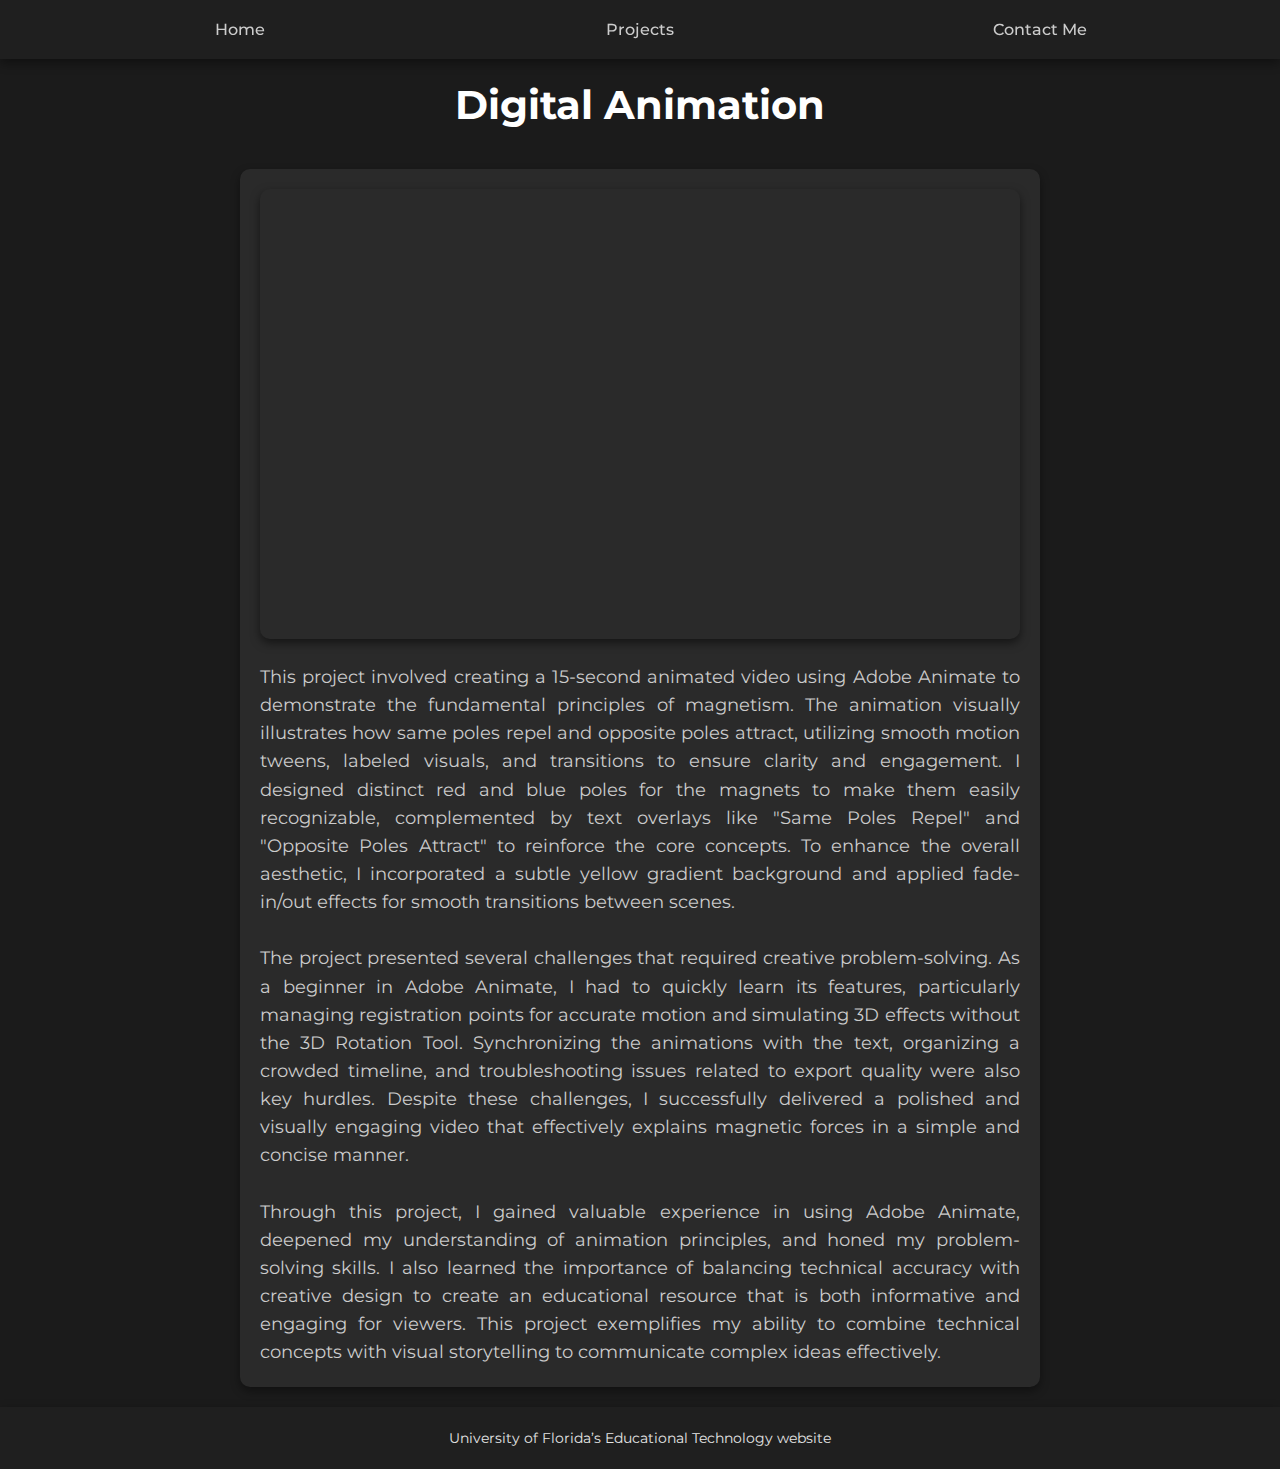
<file: animation.html>
<!DOCTYPE html>
<html lang="en">
<head>
    <meta charset="UTF-8">
    <meta name="viewport" content="width=device-width, initial-scale=1.0">
    <title>Digital Animation</title>
    <link href="https://fonts.googleapis.com/css2?family=Montserrat:wght@400;700&display=swap" rel="stylesheet">
    <link rel="stylesheet" href="style.css">
    <link rel="stylesheet" href="https://necolas.github.io/normalize.css/8.0.1/normalize.css">
</head>
<body>
    <!-- Header -->
    <header class="header">
        <nav class="navbar">
            <ul class="nav-links">
                <li><a href="index.html">Home</a></li>
                <li><a href="index.html#projects">Projects</a></li>
                <li><a href="index.html#contact">Contact Me</a></li>
            </ul>
        </nav>
    </header>

    <!-- Content Section -->
    <section class="content-video-section">
        <h2>Digital Animation</h2>
        <div class="video-container">
            <!-- YouTube Video -->
            <iframe 
                src="https://www.youtube.com/embed/OmeWcVdMSgY?si=UfRGq5FUU3t99PVO" 
                title="Magnetism Animation" 
                frameborder="0" 
                allow="accelerometer; autoplay; clipboard-write; encrypted-media; gyroscope; picture-in-picture" 
                allowfullscreen>
            </iframe>
            <!-- Description -->
            <p class="video-description">
            This project involved creating a 15-second animated video using Adobe Animate to demonstrate the fundamental principles of magnetism. 
            The animation visually illustrates how same poles repel and opposite poles attract, utilizing smooth motion tweens, labeled visuals, and transitions to ensure clarity and engagement. 
            I designed distinct red and blue poles for the magnets to make them easily recognizable, complemented by text overlays like "Same Poles Repel" and "Opposite Poles Attract" to reinforce the core concepts. 
            To enhance the overall aesthetic, I incorporated a subtle yellow gradient background and applied fade-in/out effects for smooth transitions between scenes.
            <br>
            <br>
            The project presented several challenges that required creative problem-solving. 
            As a beginner in Adobe Animate, I had to quickly learn its features, particularly managing registration points for accurate motion and simulating 3D effects without the 3D Rotation Tool. 
            Synchronizing the animations with the text, organizing a crowded timeline, and troubleshooting issues related to export quality were also key hurdles. 
            Despite these challenges, I successfully delivered a polished and visually engaging video that effectively explains magnetic forces in a simple and concise manner.
            <br>
            <br>
            Through this project, I gained valuable experience in using Adobe Animate, deepened my understanding of animation principles, and honed my problem-solving skills. 
            I also learned the importance of balancing technical accuracy with creative design to create an educational resource that is both informative and engaging for viewers. 
            This project exemplifies my ability to combine technical concepts with visual storytelling to communicate complex ideas effectively.
            </p>
        </div>
    </section>
    <footer class="footer">
        <p>
            <a href="http://education.ufl.edu/educational-technology/" target="_blank" rel="noopener noreferrer">
               University of Florida’s Educational Technology website
            </a>
        </p>
    </footer>

</body>
</html>
</file>
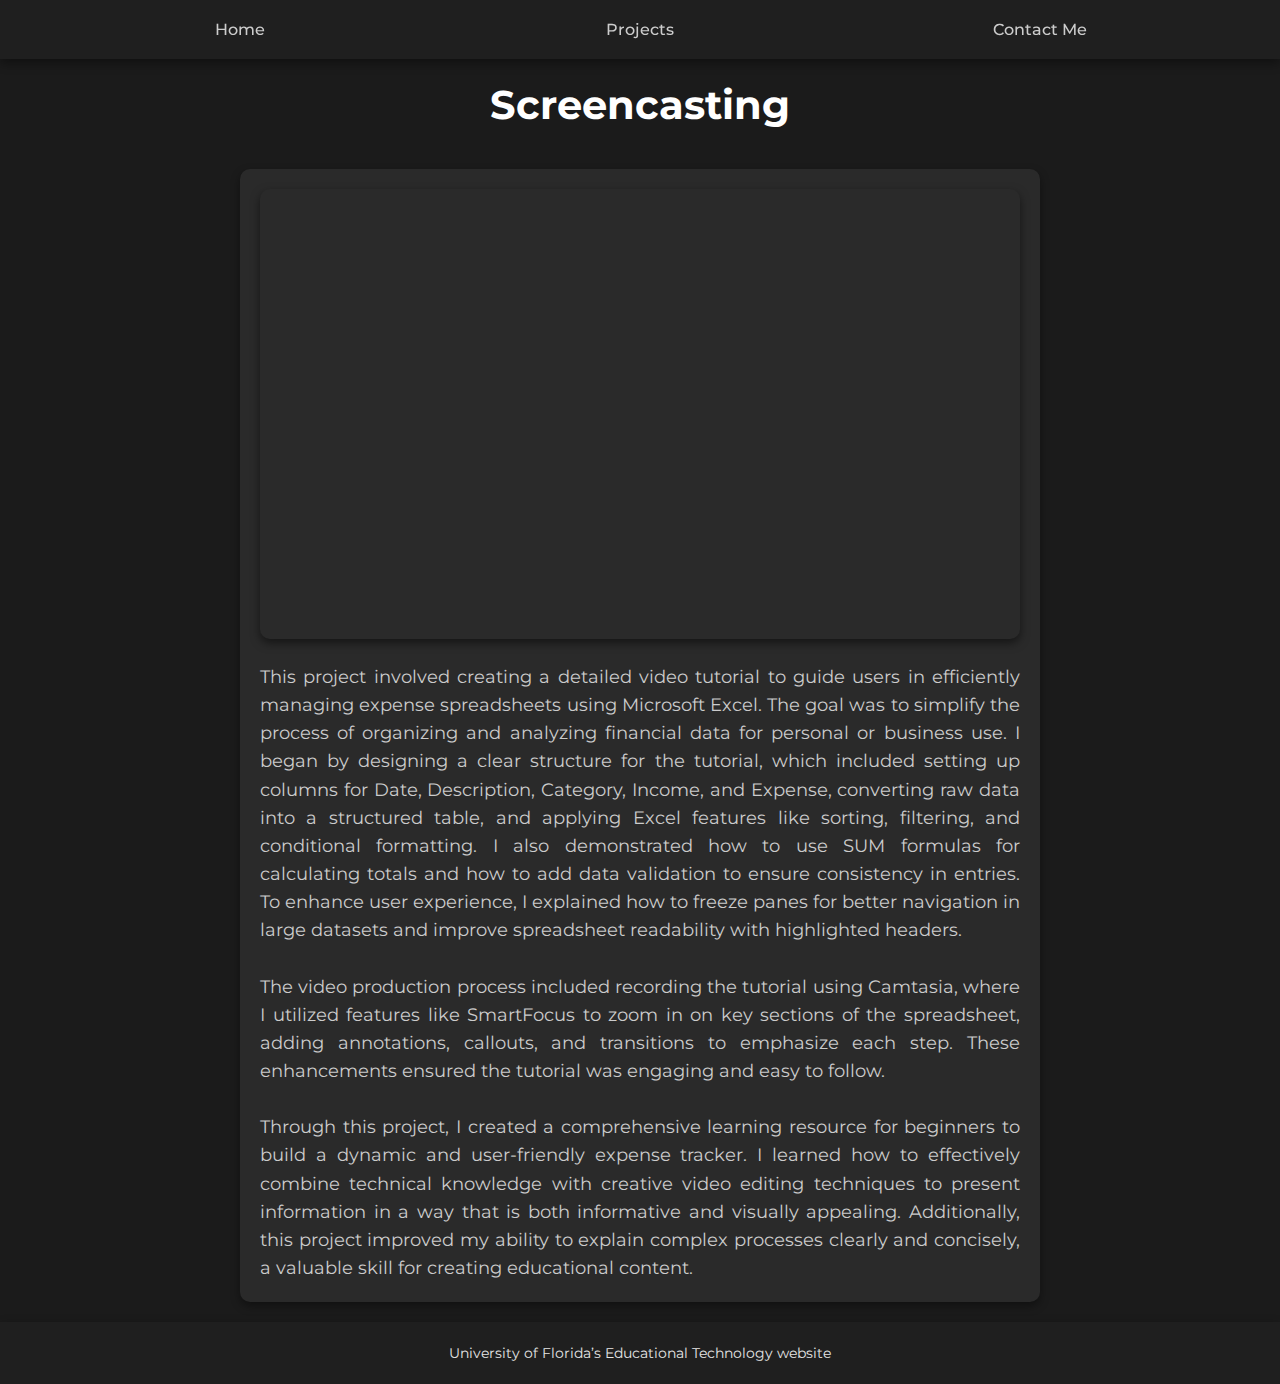
<file: screencast.html>
<!DOCTYPE html>
<html lang="en">
<head>
    <meta charset="UTF-8">
    <meta name="viewport" content="width=device-width, initial-scale=1.0">
    <title>Screencasting</title>
    <link href="https://fonts.googleapis.com/css2?family=Montserrat:wght@400;700&display=swap" rel="stylesheet">
    <link rel="stylesheet" href="style.css">
    <link rel="stylesheet" href="https://necolas.github.io/normalize.css/8.0.1/normalize.css">
</head>
<body>
    <!-- Header -->
    <header class="header">
        <nav class="navbar">
            <ul class="nav-links">
                <li><a href="index.html">Home</a></li>
                <li><a href="index.html#projects">Projects</a></li>
                <li><a href="index.html#contact">Contact Me</a></li>
            </ul>
        </nav>
    </header>

    <!-- Content Section -->
    <section class="content-video-section">
        <h2>Screencasting</h2>
        <div class="video-container">
            <!-- YouTube Video -->
            <iframe 
                src="https://www.youtube.com/embed/HSEuWcC7VQk?si=3S4CAPdo7D_dhiaG" 
                title="Excel" 
                frameborder="0" 
                allow="accelerometer; autoplay; clipboard-write; encrypted-media; gyroscope; picture-in-picture" 
                allowfullscreen>
            </iframe>
            <!-- Description -->
            <p class="video-description">
            This project involved creating a detailed video tutorial to guide users in efficiently managing expense spreadsheets using Microsoft Excel. 
            The goal was to simplify the process of organizing and analyzing financial data for personal or business use. 
            I began by designing a clear structure for the tutorial, which included setting up columns for Date, Description, Category, Income, and Expense, converting raw data into a structured table, and applying Excel features like sorting, filtering, and conditional formatting.
            I also demonstrated how to use SUM formulas for calculating totals and how to add data validation to ensure consistency in entries. 
            To enhance user experience, I explained how to freeze panes for better navigation in large datasets and improve spreadsheet readability with highlighted headers.
            <br>
            <br>
            The video production process included recording the tutorial using Camtasia, where I utilized features like SmartFocus to zoom in on key sections of the spreadsheet, adding annotations, callouts, and transitions to emphasize each step. 
            These enhancements ensured the tutorial was engaging and easy to follow. 
            <br>
            <br>
            Through this project, I created a comprehensive learning resource for beginners to build a dynamic and user-friendly expense tracker. 
            I learned how to effectively combine technical knowledge with creative video editing techniques to present information in a way that is both informative and visually appealing. 
            Additionally, this project improved my ability to explain complex processes clearly and concisely, a valuable skill for creating educational content.
            </p>
        </div>
    </section>
    <footer class="footer">
        <p>
            <a href="http://education.ufl.edu/educational-technology/" target="_blank" rel="noopener noreferrer">
               University of Florida’s Educational Technology website
            </a>
        </p>
    </footer>


</body>
</html>
</file>
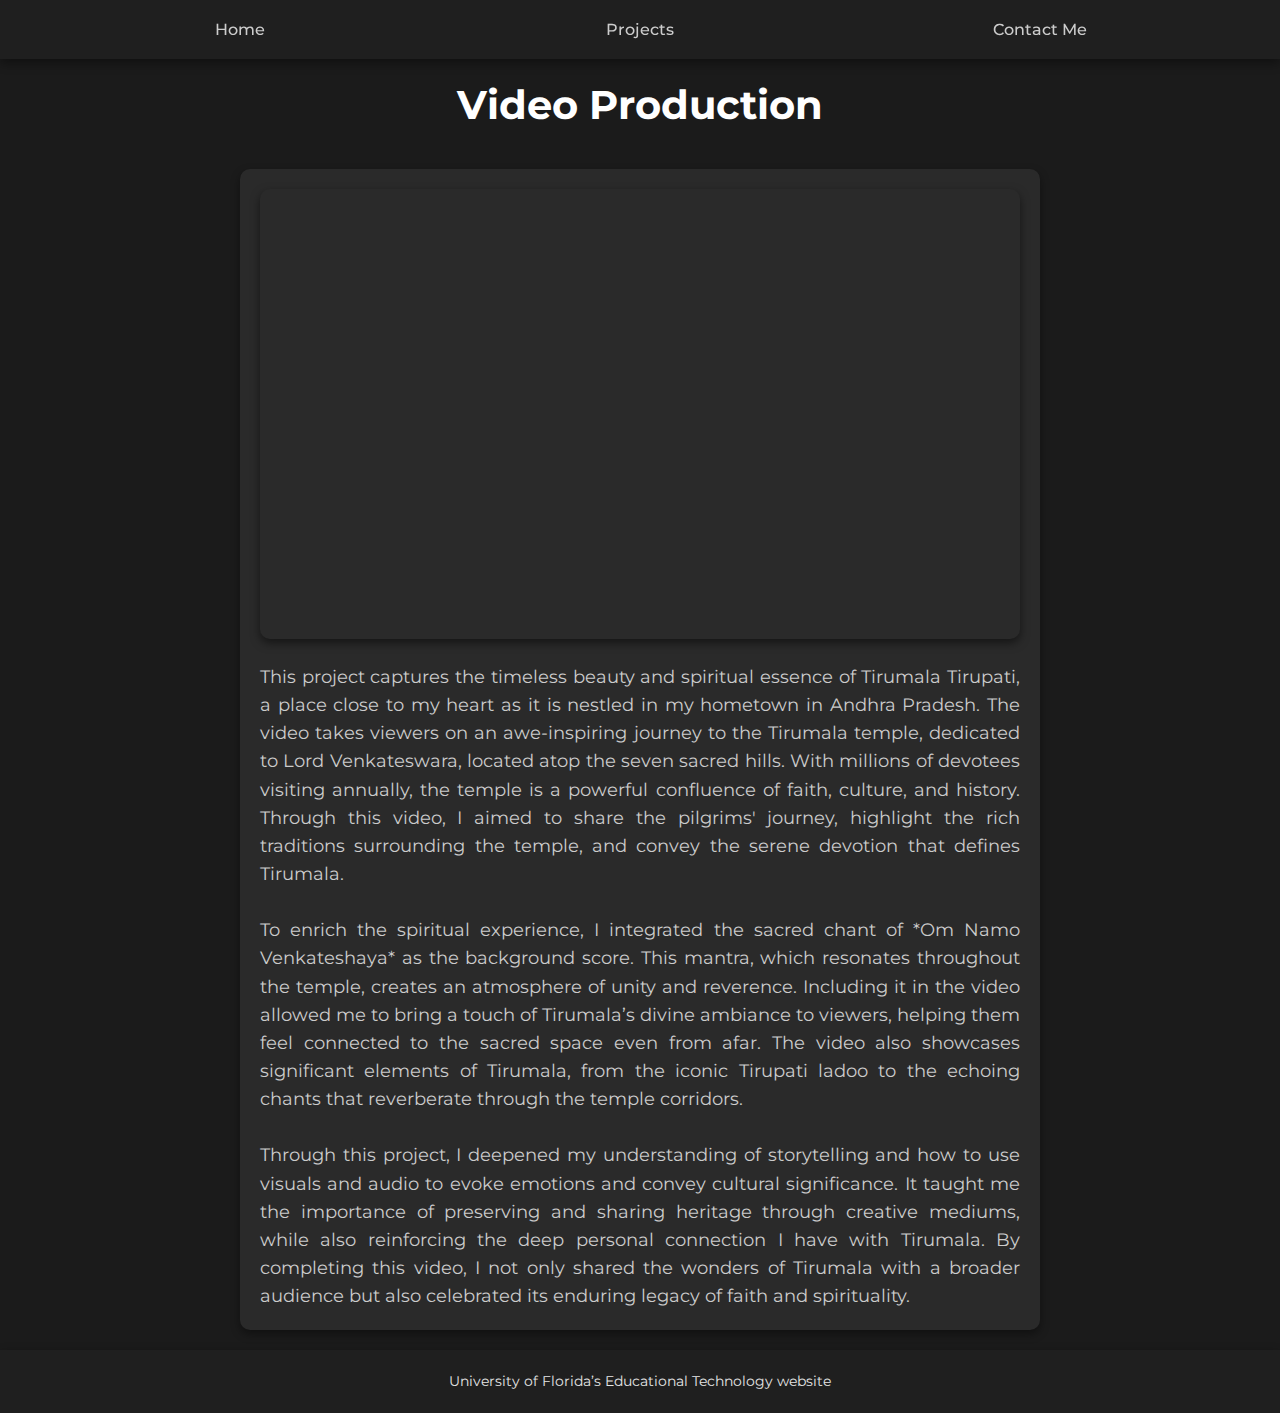
<file: video.html>
<!DOCTYPE html>
<html lang="en">
<head>
    <meta charset="UTF-8">
    <meta name="viewport" content="width=device-width, initial-scale=1.0">
    <title>Video Production</title>
    <link href="https://fonts.googleapis.com/css2?family=Montserrat:wght@400;700&display=swap" rel="stylesheet">
    <link rel="stylesheet" href="style.css">
    <link rel="stylesheet" href="https://necolas.github.io/normalize.css/8.0.1/normalize.css">
</head>
<body>
    <!-- Header -->
    <header class="header">
        <nav class="navbar">
            <ul class="nav-links">
                <li><a href="index.html">Home</a></li>
                <li><a href="index.html#projects">Projects</a></li>
                <li><a href="index.html#contact">Contact Me</a></li>
            </ul>
        </nav>
    </header>

    <!-- Content Section -->
    <section class="content-video-section">
        <h2>Video Production</h2>
        <div class="video-container">
            <!-- YouTube Video -->
            <iframe 
                src="https://www.youtube.com/embed/q6Puq8nv2Rw?si=b8y4kitci5U0ixnq" 
                title="Tirumala" 
                frameborder="0" 
                allow="accelerometer; autoplay; clipboard-write; encrypted-media; gyroscope; picture-in-picture" 
                allowfullscreen>
            </iframe>
            <!-- Description -->
            <p class="video-description">
            This project captures the timeless beauty and spiritual essence of Tirumala Tirupati, a place close to my heart as it is nestled in my hometown in Andhra Pradesh. 
            The video takes viewers on an awe-inspiring journey to the Tirumala temple, dedicated to Lord Venkateswara, located atop the seven sacred hills. 
            With millions of devotees visiting annually, the temple is a powerful confluence of faith, culture, and history. 
            Through this video, I aimed to share the pilgrims' journey, highlight the rich traditions surrounding the temple, and convey the serene devotion that defines Tirumala.  
            <br>
            <br>
            To enrich the spiritual experience, I integrated the sacred chant of *Om Namo Venkateshaya* as the background score. 
            This mantra, which resonates throughout the temple, creates an atmosphere of unity and reverence. 
            Including it in the video allowed me to bring a touch of Tirumala’s divine ambiance to viewers, helping them feel connected to the sacred space even from afar. 
            The video also showcases significant elements of Tirumala, from the iconic Tirupati ladoo to the echoing chants that reverberate through the temple corridors.  
            <br>
            <br>
            Through this project, I deepened my understanding of storytelling and how to use visuals and audio to evoke emotions and convey cultural significance. 
            It taught me the importance of preserving and sharing heritage through creative mediums, while also reinforcing the deep personal connection I have with Tirumala. 
            By completing this video, I not only shared the wonders of Tirumala with a broader audience but also celebrated its enduring legacy of faith and spirituality.
            </p>
        </div>
    </section>
    <footer class="footer">
        <p>
            <a href="http://education.ufl.edu/educational-technology/" target="_blank" rel="noopener noreferrer">
               University of Florida’s Educational Technology website
            </a>
        </p>
    </footer>

</body>
</html>
</file>
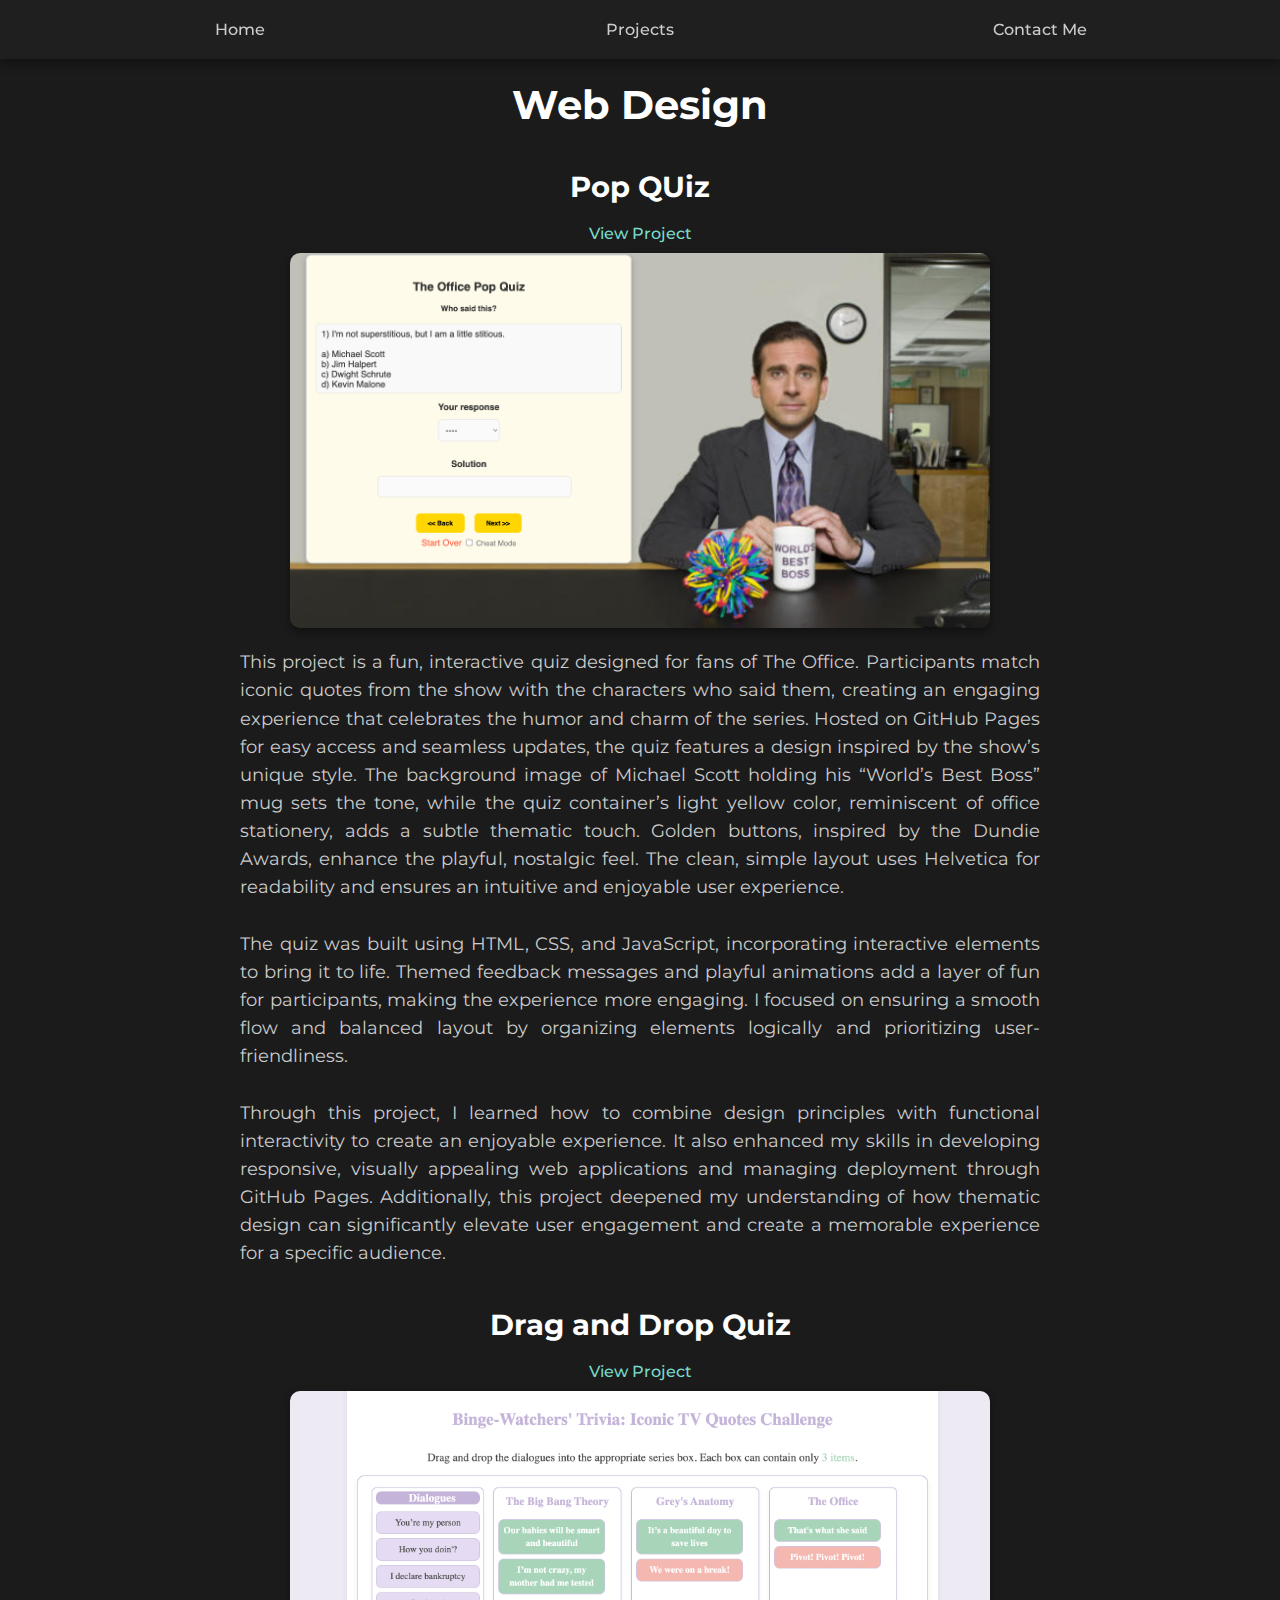
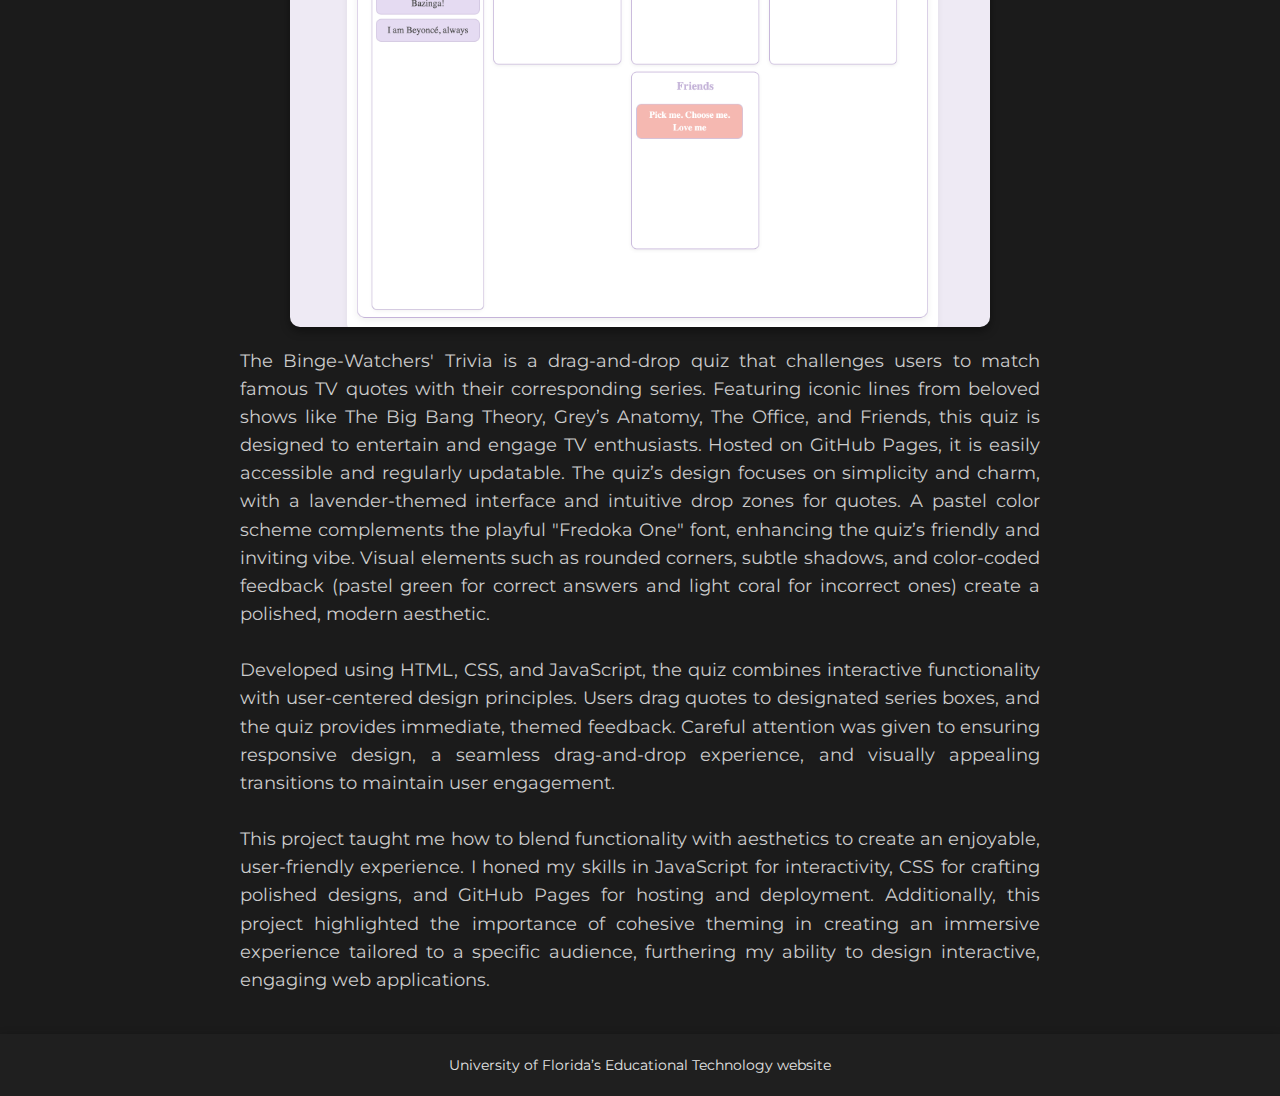
<file: web.html>
<!DOCTYPE html>
<html lang="en">
<head>
    <meta charset="UTF-8">
    <meta name="viewport" content="width=device-width, initial-scale=1.0">
    <title>Web Design</title>
    <link href="https://fonts.googleapis.com/css2?family=Montserrat:wght@400;700&display=swap" rel="stylesheet">
    <link rel="stylesheet" href="https://necolas.github.io/normalize.css/8.0.1/normalize.css">
    <link rel="stylesheet" href="style.css">
</head>
<body>
    <!-- Header -->
    <header class="header">
        <nav class="navbar">
            <ul class="nav-links">
                <li><a href="index.html">Home</a></li>
                <li><a href="index.html#projects">Projects</a></li>
                <li><a href="index.html#contact">Contact Me</a></li>
            </ul>
        </nav>
    </header>

    <!-- Web Design Content -->
    <section class="content-section">
        <h2>Web Design</h2>

        <div class="content-item">
            <h3>Pop QUiz</h3>
            <a href="https://jsdheerajkumar.github.io/popquiz/" target="_blank" class="content-link">View Project</a>        
            <img src="popquiz.png" alt="Web Design Example 1" class="content-image">
            <p>
                This project is a fun, interactive quiz designed for fans of The Office. 
                Participants match iconic quotes from the show with the characters who said them, creating an engaging experience that celebrates the humor and charm of the series. 
                Hosted on GitHub Pages for easy access and seamless updates, the quiz features a design inspired by the show’s unique style. 
                The background image of Michael Scott holding his “World’s Best Boss” mug sets the tone, while the quiz container’s light yellow color, reminiscent of office stationery, adds a subtle thematic touch. Golden buttons, inspired by the Dundie Awards, enhance the playful, nostalgic feel. 
                The clean, simple layout uses Helvetica for readability and ensures an intuitive and enjoyable user experience.
                <br>
                <br>
                The quiz was built using HTML, CSS, and JavaScript, incorporating interactive elements to bring it to life. 
                Themed feedback messages and playful animations add a layer of fun for participants, making the experience more engaging. 
                I focused on ensuring a smooth flow and balanced layout by organizing elements logically and prioritizing user-friendliness.  
                <br>
                <br>
                Through this project, I learned how to combine design principles with functional interactivity to create an enjoyable experience. 
                It also enhanced my skills in developing responsive, visually appealing web applications and managing deployment through GitHub Pages. 
                Additionally, this project deepened my understanding of how thematic design can significantly elevate user engagement and create a memorable experience for a specific audience.</p>
        </div>

        <div class="content-item">
            <h3>Drag and Drop Quiz</h3>
            <a href="https://jsdheerajkumar.github.io/DnD/" target="_blank" class="content-link">View Project</a>
            <img src="dnd.png" alt="Web Design Example 2" class="content-image">
            <p>
            The Binge-Watchers' Trivia is a drag-and-drop quiz that challenges users to match famous TV quotes with their corresponding series. 
            Featuring iconic lines from beloved shows like The Big Bang Theory, Grey’s Anatomy, The Office, and Friends, this quiz is designed to entertain and engage TV enthusiasts. 
            Hosted on GitHub Pages, it is easily accessible and regularly updatable. 
            The quiz’s design focuses on simplicity and charm, with a lavender-themed interface and intuitive drop zones for quotes. 
            A pastel color scheme complements the playful "Fredoka One" font, enhancing the quiz’s friendly and inviting vibe. 
            Visual elements such as rounded corners, subtle shadows, and color-coded feedback (pastel green for correct answers and light coral for incorrect ones) create a polished, modern aesthetic.
            <br>
            <br>
            Developed using HTML, CSS, and JavaScript, the quiz combines interactive functionality with user-centered design principles. 
            Users drag quotes to designated series boxes, and the quiz provides immediate, themed feedback. 
            Careful attention was given to ensuring responsive design, a seamless drag-and-drop experience, and visually appealing transitions to maintain user engagement.
            <br>
            <br>
            This project taught me how to blend functionality with aesthetics to create an enjoyable, user-friendly experience. 
            I honed my skills in JavaScript for interactivity, CSS for crafting polished designs, and GitHub Pages for hosting and deployment. 
            Additionally, this project highlighted the importance of cohesive theming in creating an immersive experience tailored to a specific audience, furthering my ability to design interactive, engaging web applications.
            </p>
        </div>
    </section>

    <footer class="footer">
        <p>
            <a href="http://education.ufl.edu/educational-technology/" target="_blank" rel="noopener noreferrer">
               University of Florida’s Educational Technology website
            </a>
        </p>
    </footer>
</body>
</html>
</file>
<file: style.css>
/* Global Styles */
* {
    margin: 0;
    padding: 0;
    box-sizing: border-box;
}

body {
    font-family: 'Montserrat', sans-serif;
    background-color: #1b1b1b;
    color: #e5e5e5;
}

a {
    text-decoration: none;
    color: #ffffff;
    transition: color 0.3s;
}

a:hover {
    color: #e5e5e5;
}

/* Header and Navigation */
.header {
    background-color: #1f1f1f;
    padding: 20px 0;
    box-shadow: 0 4px 10px rgba(0, 0, 0, 0.4);
    display: flex;
    justify-content: center;
    position: fixed; /* Makes the header fixed */
    top: 0;
    width: 100%;
    z-index: 10; /* Ensures the header stays above other content */
}

.navbar {
    max-width: 1200px;
    width: 100%;
}

.nav-links {
    display: flex;
    justify-content: space-evenly;
    list-style: none;
    width: 100%;
    padding: 0;
    margin: 0;
}

.nav-links li {
    flex: 1;
    text-align: center;
}

.nav-links a {
    font-weight: 500;
    color: #cccccc;
    font-family: 'Montserrat', sans-serif;
    font-size: 1em;
    text-decoration: none;
    transition: color 0.3s;
}

.nav-links a:hover {
    color: #ffffff;
}

/* Add padding to body to avoid content hiding under the fixed header */
body {
    padding-top: 80px; /* Adjust according to header height */
}


/* About Section */
.about-section {
    padding: 70px 20px;
    text-align: center;
}

.about-section h2 {
    font-size: 2.5em;
    margin-bottom: 20px 0 10px;
    color: #ffffff;
    font-family: 'Montserrat', sans-serif;
    margin-top: 40px;
    margin-bottom: 60px;
}

.about-details {
    display: flex;
    align-items: center;
    gap: 20px;
    max-width: 800px;
    margin: 0 auto;
    flex-direction: column;
    max-width: fit-content;
    margin-left: auto;
    margin-right: auto;
}

.about-extra {
        text-align: justify;
        width: 80%;
        max-width: fit-content;
        margin-left: auto;
        margin-right: auto;
    
}
/* Profile Image Styling */
.profile-image {
    width: 250px; /* Adjusted width for larger size */
    height: 250px; /* Matching height to make it square */
    border-radius: 200px; /* Small border-radius to keep it slightly rounded, can be set to 0 for a perfect square */
    object-fit: cover;
    box-shadow: 0px 4px 10px rgba(0, 0, 0, 0.2);
    position: relative;
    top: 30px;
    left: 50%;
    transform: translateX(-50%);
    transition: all 1s ease;
    z-index: 2;
}

/* Fixed position in top-right corner on scroll */
.about-section.scrolled .profile-image {
    position: fixed;
    top: 20px;
    right: 20px;
    transform: none;
    width: 100px; /* Smaller size for top-right fixed position */
    height: 100px;
    border-radius: 5px; /* Keep slight rounding when fixed */
}


/* Projects Section */
.projects-section {
    padding: 80px 20px;
    background-color: #1b1b1b;
}

.section-title {
    font-size: 2.5em;
    color: #ffffff;
    text-align: center;
    margin-bottom: 50px;
    font-family: 'Montserrat', sans-serif;
}

.projects-container {
    display: flex;
    flex-wrap: wrap;
    justify-content: space-around;
    gap: 20px;
}

.project-card {
    background-color: #2a2a2a;
    width: calc(33% - 40px);
    padding: 20px;
    border-radius: 10px;
    box-shadow: 8px 8px 20px rgba(0, 0, 0, 0.3), -8px -8px 20px rgba(255, 255, 255, 0.05);
    transition: transform 0.3s, box-shadow 0.3s;
    overflow: hidden;
    position: relative;
}

.project-card:hover {
    transform: translateY(-10px);
    box-shadow: 10px 10px 30px rgba(0, 0, 0, 0.4), -10px -10px 30px rgba(255, 255, 255, 0.1);
}

.project-card::before {
    content: "";
    position: absolute;
    top: 0;
    left: -100%;
    width: 100%;
    height: 100%;
    background: rgba(255, 255, 255, 0.05);
    transition: left 0.5s;
}

.project-card:hover::before {
    left: 100%;
}

.project-card h3 {
    color: #ffffff;
    margin-bottom: 10px;
    font-family: 'Montserrat', sans-serif;
}

.project-card p {
    color: #cccccc;
    margin-bottom: 20px;
}

/* Stylish Buttons */
.project-button {
    background-color: #ffffff;
    color: #1b1b1b;
    padding: 12px 24px;
    border-radius: 8px;
    text-align: center;
    display: inline-block;
    font-family: 'Montserrat', sans-serif;
    font-weight: 500;
    transition: background-color 0.3s, color 0.3s, transform 0.3s, box-shadow 0.3s;
    box-shadow: 0px 4px 8px rgba(255, 255, 255, 0.2), 0px 4px 8px rgba(0, 0, 0, 0.1);
    position: relative;
    overflow: hidden;
}

.project-button:hover {
    background-color: #1b1b1b;
    color: #ffffff;
    transform: translateY(-3px);
    box-shadow: 0px 8px 15px rgba(255, 255, 255, 0.3), 0px 8px 15px rgba(0, 0, 0, 0.3);
}

.project-button::before {
    content: "";
    position: absolute;
    top: 50%;
    left: 50%;
    width: 300%;
    height: 300%;
    background: radial-gradient(circle, rgba(255, 255, 255, 0.2), transparent);
    transition: width 0.3s, height 0.3s, top 0.3s, left 0.3s;
    border-radius: 50%;
    z-index: 0;
    transform: translate(-50%, -50%);
}

.project-button:hover::before {
    width: 400%;
    height: 400%;
    top: 50%;
    left: 50%;
}

.project-button span {
    position: relative;
    z-index: 1;
}

/* Contact Section */
.contact-section {
    padding: 60px 20px;
    background-color: #1b1b1b;
    color: #e5e5e5;
    text-align: center;
    font-family: 'Montserrat', sans-serif;
}

.contact-section h2 {
    font-size: 2.5em;
    margin-bottom: 30px;
    color: #ffffff;
    font-weight: 700;
}

/* Contact Info Styling */
.contact-info {
    display: flex;
    justify-content: center;
    gap: 40px;
    margin-top: 20px;
}

.contact-item {
    display: flex;
    align-items: center;
    gap: 10px;
    font-size: 1.1em;
    color: #cccccc;
    font-family: 'Roboto', sans-serif;
}

.contact-item i {
    font-size: 1.5em;
    color: #e5e5e5;
}

.contact-item a {
    color: #cccccc;
    text-decoration: none;
    transition: color 0.3s;
}

.contact-item a:hover {
    color: #78dcca; /* Change to a lighter color on hover for effect */
}



/* Content Section */
.content-section {
    text-align: center;
    background-color: #1b1b1b;
    color: #e5e5e5;
}

.content-section h2 {
    font-size: 2.5em;
    margin-bottom: 40px;
    color: #ffffff;
}

.content-item {
    max-width: 800px;
    margin: 40px auto;
    text-align: left;
    display: flex;
    flex-direction: column;
    align-items: center;
}

.content-image {
    width: 100%;
    border-radius: 10px;
    margin-bottom: 20px;
    max-width: 700px;
    box-shadow: 0px 4px 10px rgba(0, 0, 0, 0.4);
}

.content-item p {
    color: #cccccc;
    font-size: 1.1em;
    line-height: 1.6;
    text-align: justify;
}
.content-item h3 {
    font-size: 1.8em;
    color: #ffffff;
    margin-bottom: 10px;
    font-family: 'Montserrat', sans-serif;
    text-align: center;
    padding-bottom: 10px;
}

.content-link {
    font-size: 1em;
    color: #78dcca;
    font-weight: 500;
    text-decoration: none;
    display: inline-block;
    margin-bottom: 10px;
    transition: color 0.3s;
}

.content-link:hover {
    color: #f78fb3;
}

/* Coming Soon Box */
.coming-soon {
    font-size: 2.5em;
    color: #ffffff;
    font-family: 'Montserrat', sans-serif;
    padding: 50px;
    border: 2px dashed #1f1f1f;
    border-radius: 10px;
    margin: 0 auto;
    width: 60%;
    text-align: center;
    animation: pulse 2s infinite ease-in-out; /* Pulse effect */
}

/* Subtle Pulse Animation */
@keyframes pulse {
    0%, 100% {
        transform: scale(1);
        box-shadow: 0 4px 10px rgba(0, 0, 0, 0.4);
    }
    50% {
        transform: scale(1.02); /* Slight scaling effect */
        box-shadow: 0 4px 10px rgba(0, 0, 0, 0.4);
    }
}

/* Coming Soon Text */
.coming-soon p {
    margin: 0;
}
/* Optional Decorative Icon Above Text */
.coming-soon:before {
    content: "🚀"; /* Rocket emoji as a minimal graphic for "coming soon" */
    display: block;
    font-size: 2em;
    margin-bottom: 10px;
    animation: bounce 1.5s infinite; /* Optional bounce effect for icon */
}

/* Bounce Animation for Icon */
@keyframes bounce {
    0%, 100% {
        transform: translateY(0);
    }
    50% {
        transform: translateY(-5px); /* Slight bounce */
    }
}

/* Smooth scrolling */
html {
    scroll-behavior: smooth;
}

/* Prevent header overlap */
.projects-section, .contact-section {
    padding-top: 80px; /* Adjust according to header height */
    margin-top: -80px;
}

/* Video Content Section */
.content-video-section {
    background-color: #1b1b1b; /* Matches dark theme */
    color: #e5e5e5;
    text-align: center;
}

.content-video-section h2 {
    font-size: 2.5em;
    color: #ffffff; /* Accent color for headings */
    margin-bottom: 40px;
    font-family: 'Montserrat', sans-serif;
}

/* Video Container */
.video-container {
    max-width: 800px;
    margin: 20px auto;
    text-align: center;
    box-shadow: 0px 4px 10px rgba(0, 0, 0, 0.4); /* Subtle shadow for depth */
    border-radius: 10px;
    background-color: #2a2a2a; /* Slightly lighter background for contrast */
    padding: 20px;
}

/* Embedded YouTube Video */
.video-container iframe {
    width: 100%;
    height: 450px;
    border-radius: 10px;
    border: none;
    box-shadow: 0px 4px 10px rgba(0, 0, 0, 0.5); /* Adds depth */
}

/* Video Description */
.video-description {
    font-size: 1.1em;
    color: #cccccc;
    margin-top: 20px;
    line-height: 1.6;
    font-family: 'Montserrat', sans-serif;
    text-align: justify;
}

/* Responsive Design for Smaller Screens */
@media (max-width: 768px) {
    .video-container iframe {
        height: 300px;
    }

    .video-description {
        font-size: 1em;
        line-height: 1.4;
    }
}


.footer {
    text-align: center; 
    padding: 20px; 
    font-family: 'Montserrat', sans-serif;
    font-size: 14px; 
    line-height: 1.6; 
    background-color: #1f1f1f;
    box-shadow: 0 4px 10px rgba(0, 0, 0, 0.4);
}

.footer a {
    color: #e5e5e5; /* Optional: Sets a consistent link color */
    text-decoration: none; /* Removes underline from the link */
}

.footer a:hover {
    text-decoration: underline; /* Adds underline on hover for accessibility */
}
</file>
